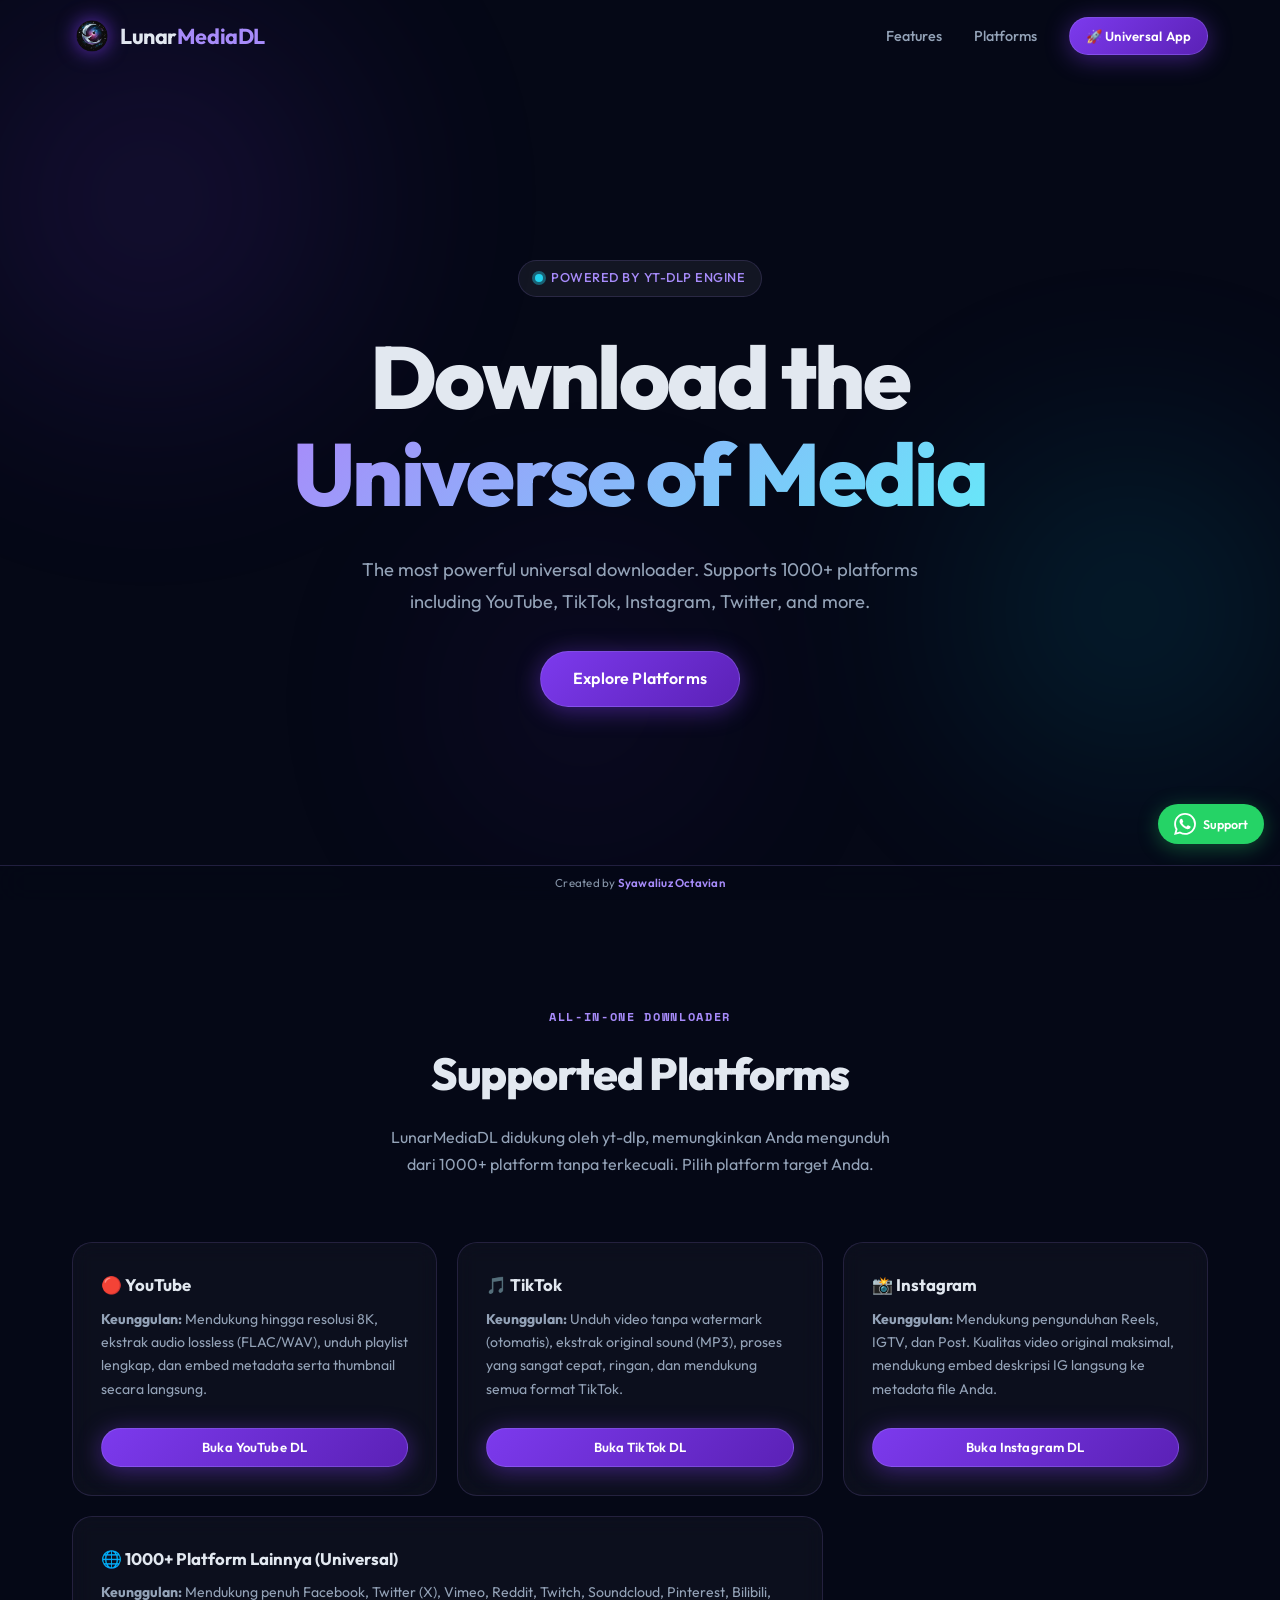
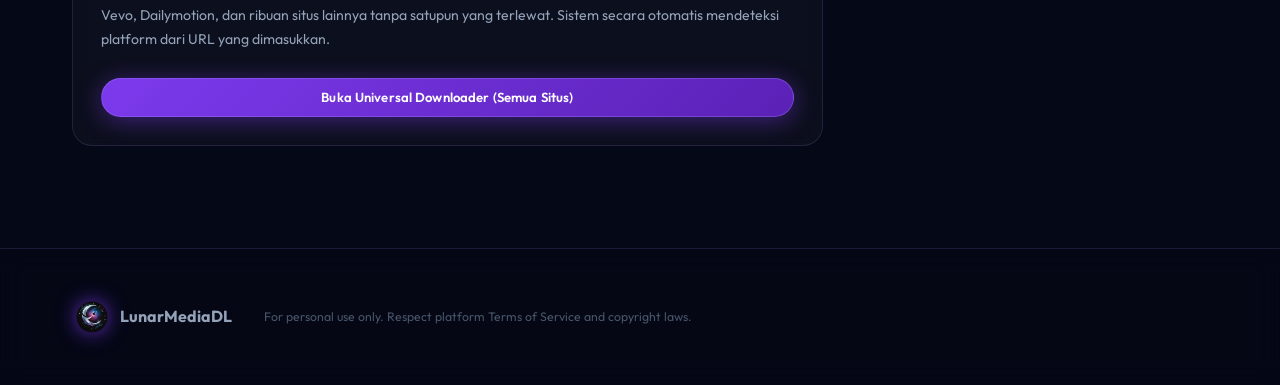
<file: index.html>
<!DOCTYPE html>
<html lang="en">
<head>
  <meta charset="UTF-8" />
  <meta name="viewport" content="width=device-width, initial-scale=1.0, viewport-fit=cover" />
  <meta name="description" content="LunarMediaDL — Advanced Media Downloader for all platforms." />
  <title>LunarMediaDL — Documentation</title>
  <link rel="preconnect" href="https://fonts.googleapis.com" />
  <link rel="preconnect" href="https://fonts.gstatic.com" crossorigin />
  <link href="https://fonts.googleapis.com/css2?family=Outfit:wght@100..900&family=Space+Mono:ital,wght@0,400;0,700;1,400&display=swap" rel="stylesheet" />
  <link rel="stylesheet" href="css/main.css" />
  <link rel="stylesheet" href="css/animations.css" />
</head>
<body>

<canvas id="starfield" aria-hidden="true"></canvas>
<div class="nebula" aria-hidden="true">
  <div class="nebula__blob nebula__blob--1"></div><div class="nebula__blob nebula__blob--2"></div><div class="nebula__blob nebula__blob--3"></div>
</div>

<header class="header" id="header">
  <nav class="nav container">
    <a href="/" class="logo" aria-label="LunarMediaDL Home">
      <img class="logo__icon" src="logo.png" alt="LunarMediaDL" width="36" height="36" style="border-radius:50%;object-fit:cover;">
      <span class="logo__text">Lunar<span class="logo__accent">MediaDL</span></span>
    </a>
    <ul class="nav__links" role="list">
      <li><a href="#features" class="nav__link">Features</a></li>
      <li><a href="#platforms" class="nav__link">Platforms</a></li>
      <li><a href="universal.html" class="btn btn--primary btn--sm">🚀 Universal App</a></li>
    </ul>
  </nav>
</header>

<section class="hero" id="hero">
  <div class="container hero__inner">
    <div class="hero__badge"><span class="pulse-dot"></span>Powered by yt-dlp engine</div>
    <h1 class="hero__title">
      <span class="hero__title-line">Download the</span>
      <span class="hero__title-line hero__title-gradient">Universe of Media</span>
    </h1>
    <p class="hero__subtitle">The most powerful universal downloader. Supports 1000+ platforms including YouTube, TikTok, Instagram, Twitter, and more.</p>
    <div class="hero__actions">
      <a href="#platforms" class="btn btn--primary btn--lg">Explore Platforms</a>
    </div>
  </div>
</section>

<!-- PLATFORMS SECTION BARU -->
<section class="section" id="platforms">
  <div class="container">
    <div class="section__header">
      <span class="section__eyebrow">All-in-One Downloader</span>
      <h2 class="section__title">Supported Platforms</h2>
      <p class="section__desc">LunarMediaDL didukung oleh yt-dlp, memungkinkan Anda mengunduh dari 1000+ platform tanpa terkecuali. Pilih platform target Anda.</p>
    </div>

    <div class="features__grid">
      <!-- YouTube -->
      <div class="feature-card">
        <h3>🔴 YouTube</h3>
        <p><strong>Keunggulan:</strong> Mendukung hingga resolusi 8K, ekstrak audio lossless (FLAC/WAV), unduh playlist lengkap, dan embed metadata serta thumbnail secara langsung.</p><br/>
        <a href="downloader.html" class="btn btn--primary btn--sm" style="width:100%">Buka YouTube DL</a>
      </div>

      <!-- TikTok -->
      <div class="feature-card">
        <h3>🎵 TikTok</h3>
        <p><strong>Keunggulan:</strong> Unduh video tanpa watermark (otomatis), ekstrak original sound (MP3), proses yang sangat cepat, ringan, dan mendukung semua format TikTok.</p><br/>
        <a href="tiktok.html" class="btn btn--primary btn--sm" style="width:100%">Buka TikTok DL</a>
      </div>

      <!-- Instagram -->
      <div class="feature-card">
        <h3>📸 Instagram</h3>
        <p><strong>Keunggulan:</strong> Mendukung pengunduhan Reels, IGTV, dan Post. Kualitas video original maksimal, mendukung embed deskripsi IG langsung ke metadata file Anda.</p><br/>
        <a href="instagram.html" class="btn btn--primary btn--sm" style="width:100%">Buka Instagram DL</a>
      </div>

      <!-- Universal / Others -->
      <div class="feature-card feature-card--large">
        <h3>🌐 1000+ Platform Lainnya (Universal)</h3>
        <p><strong>Keunggulan:</strong> Mendukung penuh Facebook, Twitter (X), Vimeo, Reddit, Twitch, Soundcloud, Pinterest, Bilibili, Vevo, Dailymotion, dan ribuan situs lainnya tanpa satupun yang terlewat. Sistem secara otomatis mendeteksi platform dari URL yang dimasukkan.</p><br/>
        <a href="universal.html" class="btn btn--primary btn--sm" style="width:100%; text-align:center;">Buka Universal Downloader (Semua Situs)</a>
      </div>
    </div>
  </div>
</section>

<footer class="footer">
  <div class="container footer__inner">
    <div class="footer__brand">
      <img class="logo__icon" src="logo.png" alt="LunarMediaDL" width="28" height="28" style="border-radius:50%;object-fit:cover;">
      <span class="footer__brand-name">LunarMediaDL</span>
    </div>
    <p class="footer__disclaimer">For personal use only. Respect platform Terms of Service and copyright laws.</p>
  </div>
</footer>
<div class="creator-credit">Created by <strong>Syawaliuz Octavian</strong></div>

<a href="https://wa.me/6282245186794?text=Hi%2C%20I%20need%20help%20with%20LunarYtdl" 
   class="wa-contact-btn" 
   target="_blank" 
   rel="noopener noreferrer"
   title="Contact Support"
   aria-label="Contact support via WhatsApp">
  <svg viewBox="0 0 24 24" fill="currentColor" width="22" height="22">
    <path d="M17.472 14.382c-.297-.149-1.758-.867-2.03-.967-.273-.099-.471-.148-.67.15-.197.297-.767.966-.94 1.164-.173.199-.347.223-.644.075-.297-.15-1.255-.463-2.39-1.475-.883-.788-1.48-1.761-1.653-2.059-.173-.297-.018-.458.13-.606.134-.133.298-.347.446-.52.149-.174.198-.298.298-.497.099-.198.05-.371-.025-.52-.075-.149-.669-1.612-.916-2.207-.242-.579-.487-.5-.669-.51-.173-.008-.371-.01-.57-.01-.198 0-.52.074-.792.372-.272.297-1.04 1.016-1.04 2.479 0 1.462 1.065 2.875 1.213 3.074.149.198 2.096 3.2 5.077 4.487.709.306 1.262.489 1.694.625.712.227 1.36.195 1.871.118.571-.085 1.758-.719 2.006-1.413.248-.694.248-1.289.173-1.413-.074-.124-.272-.198-.57-.347m-5.421 7.403h-.004a9.87 9.87 0 01-5.031-1.378l-.361-.214-3.741.982.998-3.648-.235-.374a9.86 9.86 0 01-1.51-5.26c.001-5.45 4.436-9.884 9.888-9.884 2.64 0 5.122 1.03 6.988 2.898a9.825 9.825 0 012.893 6.994c-.003 5.45-4.437 9.884-9.885 9.884m8.413-18.297A11.815 11.815 0 0012.05 0C5.495 0 .16 5.335.157 11.892c0 2.096.547 4.142 1.588 5.945L.057 24l6.305-1.654a11.882 11.882 0 005.683 1.448h.005c6.554 0 11.89-5.335 11.893-11.893a11.821 11.821 0 00-3.48-8.413Z"/>
  </svg>
  <span>Support</span>
</a>

<script src="js/stars.js"></script>
<script src="js/ui.js"></script>
<script>document.addEventListener('DOMContentLoaded', () => { if (typeof UI !== 'undefined') UI.init(); });</script>
</body>
</html>
</file>
<file: css/main.css>
/* ═══════════════════════════════════════════════════════════
   LunarYtdl — Main Stylesheet
   Space theme · Glassmorphism · Futuristic · Production-grade
   Author: Syawaliuz Octavian
═══════════════════════════════════════════════════════════ */

/* ── Custom Properties ──────────────────────────────────── */
:root {
  /* Color palette */
  --clr-bg:          #050816;
  --clr-bg-2:        #0a0f2e;
  --clr-surface:     rgba(255 255 255 / 0.03);
  --clr-surface-2:   rgba(255 255 255 / 0.06);
  --clr-border:      rgba(167 139 250 / 0.15);
  --clr-border-2:    rgba(167 139 250 / 0.25);

  /* Purple accent */
  --clr-primary:     #7c3aed;
  --clr-primary-2:   #a78bfa;
  --clr-primary-glow:rgba(124 58 237 / 0.45);
  --clr-primary-soft:rgba(167 139 250 / 0.12);

  /* Cyan accent */
  --clr-accent:      #06b6d4;
  --clr-accent-2:    #67e8f9;
  --clr-accent-glow: rgba(6 182 212 / 0.35);

  /* Status */
  --clr-success:     #22d3ee;
  --clr-error:       #f87171;
  --clr-warning:     #fbbf24;

  /* Text */
  --clr-text:        #e2e8f0;
  --clr-text-muted:  #94a3b8;
  --clr-text-faint:  #475569;

  /* Typography */
  --font-sans:  'Outfit', system-ui, sans-serif;
  --font-mono:  'Space Mono', 'Courier New', monospace;

  /* Spacing */
  --space-xs:  0.25rem;
  --space-sm:  0.5rem;
  --space-md:  1rem;
  --space-lg:  1.5rem;
  --space-xl:  2rem;
  --space-2xl: 3rem;
  --space-3xl: 5rem;

  /* Border radius */
  --radius-sm: 6px;
  --radius-md: 12px;
  --radius-lg: 20px;
  --radius-xl: 28px;
  --radius-full: 9999px;

  /* Transitions */
  --ease-out:   cubic-bezier(0.16, 1, 0.3, 1);
  --ease-spring:cubic-bezier(0.34, 1.56, 0.64, 1);

  /* Shadows */
  --shadow-glow:  0 0 40px var(--clr-primary-glow);
  --shadow-card:  0 4px 32px rgba(0 0 0 / 0.5);
  --shadow-float: 0 20px 60px rgba(0 0 0 / 0.6);

  /* Layout */
  --container:  1200px;
  --header-h:   72px;
}

/* ── Reset ──────────────────────────────────────────────── */
*, *::before, *::after { box-sizing: border-box; margin: 0; padding: 0; }

html {
  scroll-behavior: smooth;
  -webkit-text-size-adjust: 100%;
  scroll-padding-top: calc(var(--header-h) + 1rem);
}

body {
  font-family: var(--font-sans);
  font-size: clamp(0.9rem, 1.5vw, 1rem);
  line-height: 1.7;
  color: var(--clr-text);
  background: var(--clr-bg);
  overflow-x: hidden;
  min-height: 100vh;
}

img { display: block; max-width: 100%; }
a  { color: inherit; text-decoration: none; }
button { cursor: pointer; font-family: inherit; border: none; background: none; }
input, select, textarea { font-family: inherit; }
ul[role="list"], ol[role="list"] { list-style: none; }

/* ── Utility ────────────────────────────────────────────── */
.container {
  width: min(100%, var(--container));
  margin-inline: auto;
  padding-inline: clamp(1rem, 4vw, 2rem);
}
.hidden        { display: none !important; }
.desktop-only  { display: none; }
@media (min-width: 768px) { .desktop-only { display: inline; } }

/* ── Starfield canvas ───────────────────────────────────── */
#starfield {
  position: fixed;
  inset: 0;
  z-index: 0;
  pointer-events: none;
}

/* ── Nebula blobs ───────────────────────────────────────── */
.nebula {
  position: fixed;
  inset: 0;
  z-index: 0;
  pointer-events: none;
  overflow: hidden;
}
.nebula__blob {
  position: absolute;
  border-radius: 50%;
  filter: blur(100px);
  opacity: 0.18;
}
.nebula__blob--1 {
  width: 600px; height: 600px;
  background: radial-gradient(circle, #7c3aed, transparent 70%);
  top: -100px; left: -150px;
}
.nebula__blob--2 {
  width: 500px; height: 500px;
  background: radial-gradient(circle, #06b6d4, transparent 70%);
  top: 40%; right: -100px;
}
.nebula__blob--3 {
  width: 400px; height: 400px;
  background: radial-gradient(circle, #4c1d95, transparent 70%);
  bottom: 0; left: 30%;
}

/* ── Everything above canvas ────────────────────────────── */
.header, .hero, .features, .downloader, .footer,
.toast-container {
  position: relative;
  z-index: 1;
}

/* ══════════════════════════════════════════════════════════
   HEADER
══════════════════════════════════════════════════════════ */
.header {
  position: fixed;
  top: 0; left: 0; right: 0;
  height: var(--header-h);
  z-index: 100;
  transition: background 0.4s, backdrop-filter 0.4s, border-color 0.4s;
  border-bottom: 1px solid transparent;
}
.header.scrolled {
  background: rgba(5 8 22 / 0.75);
  backdrop-filter: blur(20px) saturate(1.4);
  border-color: var(--clr-border);
}

.nav {
  display: flex;
  align-items: center;
  justify-content: space-between;
  height: var(--header-h);
  gap: var(--space-xl);
}

/* Logo */
.logo {
  display: flex;
  align-items: center;
  gap: var(--space-sm);
  flex-shrink: 0;
}
.logo__icon {
  width: 40px; height: 40px;
  filter: drop-shadow(0 0 10px rgba(124 58 237 / 0.8));
  transition: transform 0.5s var(--ease-spring), filter 0.3s;
}
.logo:hover .logo__icon {
  transform: rotate(-15deg) scale(1.1);
  filter: drop-shadow(0 0 18px rgba(167 139 250 / 0.9));
}
.logo__text {
  font-size: 1.35rem;
  font-weight: 700;
  letter-spacing: -0.02em;
  color: var(--clr-text);
}
.logo__accent {
  color: var(--clr-primary-2);
}

/* Nav links */
.nav__links {
  display: flex;
  align-items: center;
  gap: var(--space-xl);
  list-style: none;
}
.nav__link {
  font-size: 0.9rem;
  font-weight: 500;
  color: var(--clr-text-muted);
  transition: color 0.25s;
  position: relative;
}
.nav__link::after {
  content: '';
  position: absolute;
  bottom: -4px; left: 0; right: 0;
  height: 1px;
  background: var(--clr-primary-2);
  transform: scaleX(0);
  transform-origin: left;
  transition: transform 0.3s var(--ease-out);
}
.nav__link:hover { color: var(--clr-text); }
.nav__link:hover::after { transform: scaleX(1); }

.nav__link--cta {
  padding: 0.45rem 1.1rem;
  background: var(--clr-primary-soft);
  border: 1px solid var(--clr-border-2);
  border-radius: var(--radius-full);
  color: var(--clr-primary-2);
  font-weight: 600;
  transition: background 0.25s, border-color 0.25s, color 0.25s, box-shadow 0.25s;
}
.nav__link--cta:hover {
  background: rgba(124 58 237 / 0.2);
  border-color: var(--clr-primary-2);
  color: #fff;
  box-shadow: 0 0 20px var(--clr-primary-glow);
}
.nav__link--cta::after { display: none; }

/* Mobile burger */
.nav__burger {
  display: none;
  flex-direction: column;
  gap: 5px;
  padding: 6px;
}
.nav__burger span {
  display: block;
  width: 22px; height: 2px;
  background: var(--clr-text-muted);
  border-radius: 2px;
  transition: transform 0.3s, opacity 0.3s, background 0.25s;
}
.nav__burger:hover span { background: var(--clr-text); }

@media (max-width: 640px) {
  .nav__links { display: none; }
  .nav__burger { display: flex; }
}

/* ══════════════════════════════════════════════════════════
   HERO
══════════════════════════════════════════════════════════ */
.hero {
  min-height: 100vh;
  display: flex;
  align-items: center;
  padding-block: clamp(6rem, 12vw, 9rem) clamp(3rem, 6vw, 5rem);
}
.hero__inner {
  display: flex;
  flex-direction: column;
  align-items: center;
  text-align: center;
  gap: var(--space-xl);
}

.hero__badge {
  display: inline-flex;
  align-items: center;
  gap: var(--space-sm);
  padding: 0.4rem 1rem;
  background: var(--clr-surface-2);
  border: 1px solid var(--clr-border);
  border-radius: var(--radius-full);
  font-size: 0.8rem;
  font-weight: 500;
  color: var(--clr-primary-2);
  letter-spacing: 0.04em;
  text-transform: uppercase;
  animation: fadeSlideDown 0.8s var(--ease-out) both;
}

.hero__title {
  font-size: clamp(2.8rem, 7vw, 5.5rem);
  font-weight: 800;
  line-height: 1.1;
  letter-spacing: -0.03em;
  animation: fadeSlideUp 0.9s 0.1s var(--ease-out) both;
}
.hero__title-line {
  display: block;
  color: var(--clr-text);
}
.hero__title-gradient {
  background: linear-gradient(135deg, #a78bfa 0%, #67e8f9 50%, #a78bfa 100%);
  background-size: 200% 200%;
  -webkit-background-clip: text;
  -webkit-text-fill-color: transparent;
  background-clip: text;
  animation: gradientShift 4s ease infinite, fadeSlideUp 0.9s 0.2s var(--ease-out) both;
}

.hero__subtitle {
  max-width: 580px;
  font-size: clamp(1rem, 2vw, 1.15rem);
  color: var(--clr-text-muted);
  line-height: 1.75;
  animation: fadeSlideUp 0.9s 0.25s var(--ease-out) both;
}

.hero__actions {
  display: flex;
  gap: var(--space-md);
  flex-wrap: wrap;
  justify-content: center;
  animation: fadeSlideUp 0.9s 0.35s var(--ease-out) both;
}

/* Stats */
.hero__stats {
  display: flex;
  gap: var(--space-md);
  flex-wrap: wrap;
  justify-content: center;
  margin-top: var(--space-sm);
  animation: fadeSlideUp 0.9s 0.45s var(--ease-out) both;
}
.stat-card {
  display: flex;
  flex-direction: column;
  align-items: center;
  padding: 0.75rem 1.5rem;
  background: var(--clr-surface);
  border: 1px solid var(--clr-border);
  border-radius: var(--radius-md);
  backdrop-filter: blur(12px);
  transition: border-color 0.3s, transform 0.3s, box-shadow 0.3s;
}
.stat-card:hover {
  border-color: var(--clr-primary-2);
  transform: translateY(-4px);
  box-shadow: 0 8px 32px var(--clr-primary-glow);
}
.stat-card__number {
  font-size: 1.6rem;
  font-weight: 800;
  color: var(--clr-primary-2);
  letter-spacing: -0.02em;
  font-family: var(--font-mono);
  line-height: 1;
}
.stat-card__label {
  font-size: 0.75rem;
  color: var(--clr-text-muted);
  text-transform: uppercase;
  letter-spacing: 0.06em;
  margin-top: 0.25rem;
}

/* ══════════════════════════════════════════════════════════
   BUTTONS
══════════════════════════════════════════════════════════ */
.btn {
  display: inline-flex;
  align-items: center;
  justify-content: center;
  gap: 0.45rem;
  padding: 0.65rem 1.4rem;
  border-radius: var(--radius-full);
  font-size: 0.9rem;
  font-weight: 600;
  letter-spacing: 0.01em;
  transition:
    background 0.25s,
    color 0.25s,
    border-color 0.25s,
    box-shadow 0.25s,
    transform 0.2s var(--ease-spring);
  position: relative;
  overflow: hidden;
  white-space: nowrap;
  flex-shrink: 0;
  border: 1px solid transparent;
}
.btn:active { transform: scale(0.97); }

/* Ripple effect */
.btn::after {
  content: '';
  position: absolute;
  width: 180%;
  height: 180%;
  background: rgba(255 255 255 / 0.12);
  border-radius: 50%;
  transform: scale(0);
  opacity: 0;
  transition: transform 0.5s, opacity 0.5s;
}
.btn:active::after { transform: scale(1); opacity: 1; transition: none; }

.btn--primary {
  background: linear-gradient(135deg, var(--clr-primary) 0%, #5b21b6 100%);
  color: #fff;
  border-color: rgba(167 139 250 / 0.3);
  box-shadow: 0 4px 24px var(--clr-primary-glow);
}
.btn--primary:hover {
  background: linear-gradient(135deg, #8b5cf6 0%, var(--clr-primary) 100%);
  box-shadow: 0 6px 32px var(--clr-primary-glow), 0 0 0 1px rgba(167 139 250 / 0.4);
  transform: translateY(-2px);
}

.btn--secondary {
  background: var(--clr-surface-2);
  color: var(--clr-accent-2);
  border-color: rgba(6 182 212 / 0.3);
}
.btn--secondary:hover {
  background: rgba(6 182 212 / 0.12);
  border-color: var(--clr-accent);
  box-shadow: 0 0 20px var(--clr-accent-glow);
  transform: translateY(-2px);
}

.btn--ghost {
  background: var(--clr-surface);
  color: var(--clr-text-muted);
  border-color: var(--clr-border);
}
.btn--ghost:hover {
  background: var(--clr-surface-2);
  color: var(--clr-text);
  border-color: var(--clr-border-2);
}

.btn--danger {
  background: rgba(248 113 113 / 0.1);
  color: var(--clr-error);
  border-color: rgba(248 113 113 / 0.3);
}
.btn--danger:hover {
  background: rgba(248 113 113 / 0.2);
  border-color: var(--clr-error);
}

.btn--lg { padding: 0.85rem 2rem; font-size: 1rem; }
.btn--sm { padding: 0.45rem 1rem; font-size: 0.82rem; }

/* Fetch button loading state */
.btn--fetch .btn-loading { display: none; }
.btn--fetch.loading .btn-inner { display: none; }
.btn--fetch.loading .btn-loading { display: flex; align-items: center; gap: 0.45rem; }
.btn--fetch:disabled {
  opacity: 0.5;
  cursor: not-allowed;
  transform: none !important;
  box-shadow: none !important;
}

/* Spinner */
.spinner {
  width: 14px; height: 14px;
  border: 2px solid rgba(255 255 255 / 0.2);
  border-top-color: #fff;
  border-radius: 50%;
  animation: spin 0.7s linear infinite;
}

/* ══════════════════════════════════════════════════════════
   SECTION SHARED
══════════════════════════════════════════════════════════ */
.section {
  padding-block: clamp(4rem, 8vw, 7rem);
}
.section__header {
  text-align: center;
  margin-bottom: clamp(2.5rem, 5vw, 4rem);
}
.section__eyebrow {
  display: inline-block;
  font-size: 0.75rem;
  font-weight: 600;
  letter-spacing: 0.14em;
  text-transform: uppercase;
  color: var(--clr-primary-2);
  margin-bottom: var(--space-sm);
  font-family: var(--font-mono);
}
.section__title {
  font-size: clamp(1.9rem, 4vw, 2.8rem);
  font-weight: 800;
  letter-spacing: -0.025em;
  color: var(--clr-text);
  margin-bottom: 0.75rem;
}
.section__desc {
  color: var(--clr-text-muted);
  max-width: 500px;
  margin-inline: auto;
}

/* ══════════════════════════════════════════════════════════
   FEATURES GRID
══════════════════════════════════════════════════════════ */
.features__grid {
  display: grid;
  grid-template-columns: repeat(3, 1fr);
  gap: 1.25rem;
}
@media (max-width: 900px) { .features__grid { grid-template-columns: repeat(2, 1fr); } }
@media (max-width: 560px) { .features__grid { grid-template-columns: 1fr; } }

.feature-card {
  position: relative;
  padding: 1.75rem;
  background: var(--clr-surface);
  border: 1px solid var(--clr-border);
  border-radius: var(--radius-lg);
  backdrop-filter: blur(10px);
  overflow: hidden;
  transition: border-color 0.3s, transform 0.4s var(--ease-out), box-shadow 0.4s;
}
.feature-card::before {
  content: '';
  position: absolute;
  inset: 0;
  background: radial-gradient(circle at 0 0, var(--clr-primary-soft), transparent 60%);
  opacity: 0;
  transition: opacity 0.4s;
}
.feature-card:hover {
  border-color: var(--clr-primary-2);
  transform: translateY(-6px);
  box-shadow: var(--shadow-float), 0 0 0 1px rgba(167 139 250 / 0.2);
}
.feature-card:hover::before { opacity: 1; }

.feature-card--large {
  grid-column: span 2;
}
@media (max-width: 560px) { .feature-card--large { grid-column: span 1; } }

.feature-card__icon {
  width: 48px; height: 48px;
  display: flex;
  align-items: center;
  justify-content: center;
  background: var(--clr-primary-soft);
  border: 1px solid var(--clr-border-2);
  border-radius: var(--radius-md);
  margin-bottom: var(--space-lg);
  transition: box-shadow 0.3s;
}
.feature-card:hover .feature-card__icon {
  box-shadow: 0 0 20px var(--clr-primary-glow);
}
.feature-card__icon svg {
  width: 22px; height: 22px;
  stroke: var(--clr-primary-2);
}

.feature-card h3 {
  font-size: 1.05rem;
  font-weight: 700;
  color: var(--clr-text);
  margin-bottom: 0.5rem;
  position: relative;
}
.feature-card p {
  font-size: 0.88rem;
  color: var(--clr-text-muted);
  line-height: 1.65;
  position: relative;
}

/* ══════════════════════════════════════════════════════════
   APP PANEL
══════════════════════════════════════════════════════════ */
.app-panel {
  max-width: 860px;
  margin-inline: auto;
  background: var(--clr-surface);
  border: 1px solid var(--clr-border);
  border-radius: var(--radius-xl);
  backdrop-filter: blur(20px);
  padding: clamp(1.5rem, 4vw, 2.5rem);
  box-shadow: var(--shadow-float);
  position: relative;
  overflow: hidden;
}
.app-panel::before {
  content: '';
  position: absolute;
  top: 0; left: 0; right: 0;
  height: 1px;
  background: linear-gradient(90deg, transparent, var(--clr-primary-2), var(--clr-accent-2), transparent);
  opacity: 0.5;
}

/* Step transitions */
.panel__step {
  animation: panelIn 0.4s var(--ease-out) both;
}
@keyframes panelIn {
  from { opacity: 0; transform: translateY(12px); }
  to   { opacity: 1; transform: none; }
}

/* ── URL Input Area ──────────────────────────────────────── */
.url-input-group { display: flex; flex-direction: column; gap: var(--space-md); }

.url-input-wrapper {
  display: flex;
  align-items: center;
  gap: var(--space-sm);
  padding: 0.6rem 0.6rem 0.6rem 1rem;
  background: rgba(255 255 255 / 0.04);
  border: 1px solid var(--clr-border-2);
  border-radius: var(--radius-lg);
  transition: border-color 0.3s, box-shadow 0.3s;
}
.url-input-wrapper:focus-within {
  border-color: var(--clr-primary-2);
  box-shadow: 0 0 0 3px var(--clr-primary-soft), 0 0 30px var(--clr-primary-glow);
}
.url-input-wrapper.valid   { border-color: var(--clr-success); box-shadow: 0 0 0 3px rgba(34 211 238 / 0.12); }
.url-input-wrapper.invalid { border-color: var(--clr-error);   box-shadow: 0 0 0 3px rgba(248 113 113 / 0.12); }

.url-input__icon {
  width: 20px; height: 20px;
  flex-shrink: 0;
  stroke: var(--clr-text-faint);
  transition: stroke 0.3s;
}
.url-input-wrapper:focus-within .url-input__icon { stroke: var(--clr-primary-2); }

.url-input {
  flex: 1;
  background: transparent;
  border: none;
  outline: none;
  font-size: 0.92rem;
  color: var(--clr-text);
  font-family: var(--font-mono);
  min-width: 0;
}
.url-input::placeholder { color: var(--clr-text-faint); font-family: var(--font-sans); }

.url-paste-btn,
.url-clear-btn {
  width: 36px; height: 36px;
  display: flex;
  align-items: center;
  justify-content: center;
  border-radius: var(--radius-md);
  background: var(--clr-surface-2);
  border: 1px solid var(--clr-border);
  color: var(--clr-text-muted);
  transition: background 0.2s, color 0.2s, border-color 0.2s;
  flex-shrink: 0;
}
.url-paste-btn svg, .url-clear-btn svg {
  width: 15px; height: 15px;
  stroke: currentColor;
}
.url-paste-btn:hover { background: var(--clr-primary-soft); color: var(--clr-primary-2); border-color: var(--clr-border-2); }
.url-clear-btn:hover { background: rgba(248 113 113 / 0.1); color: var(--clr-error); border-color: rgba(248 113 113 / 0.3); }

/* URL options row */
.url-options-row {
  display: flex;
  align-items: center;
  gap: var(--space-md);
  flex-wrap: wrap;
  justify-content: space-between;
}

/* URL validation message */
.url-validation {
  font-size: 0.82rem;
  min-height: 1.2em;
  transition: color 0.2s, opacity 0.2s;
}
.url-validation.error   { color: var(--clr-error); }
.url-validation.success { color: var(--clr-success); }

/* ── Toggle switch ───────────────────────────────────────── */
.toggle-label {
  display: flex;
  align-items: center;
  gap: var(--space-sm);
  cursor: pointer;
  font-size: 0.87rem;
  color: var(--clr-text-muted);
  user-select: none;
}
.toggle-label input { position: absolute; opacity: 0; width: 0; }
.toggle-track {
  width: 40px; height: 22px;
  background: var(--clr-surface-2);
  border: 1px solid var(--clr-border);
  border-radius: var(--radius-full);
  position: relative;
  transition: background 0.3s, border-color 0.3s, box-shadow 0.3s;
  flex-shrink: 0;
}
.toggle-thumb {
  position: absolute;
  top: 3px; left: 3px;
  width: 14px; height: 14px;
  background: var(--clr-text-faint);
  border-radius: 50%;
  transition: transform 0.3s var(--ease-spring), background 0.3s;
}
.toggle-label input:checked + .toggle-track {
  background: var(--clr-primary);
  border-color: var(--clr-primary);
  box-shadow: 0 0 10px var(--clr-primary-glow);
}
.toggle-label input:checked + .toggle-track .toggle-thumb {
  transform: translateX(18px);
  background: #fff;
}

/* ── Video Meta Card ─────────────────────────────────────── */
.video-meta-card {
  display: flex;
  gap: var(--space-lg);
  padding: var(--space-lg);
  background: rgba(255 255 255 / 0.03);
  border: 1px solid var(--clr-border);
  border-radius: var(--radius-lg);
  margin-bottom: var(--space-xl);
}
@media (max-width: 600px) { .video-meta-card { flex-direction: column; } }

.video-meta__thumb-wrap {
  position: relative;
  flex-shrink: 0;
  width: 200px;
  aspect-ratio: 16/9;
  border-radius: var(--radius-md);
  overflow: hidden;
  background: var(--clr-surface-2);
}
@media (max-width: 600px) { .video-meta__thumb-wrap { width: 100%; } }

.video-meta__thumb {
  width: 100%; height: 100%;
  object-fit: cover;
  transition: transform 0.4s;
}
.video-meta__thumb-wrap:hover .video-meta__thumb { transform: scale(1.05); }

.video-meta__duration {
  position: absolute;
  bottom: 6px; right: 6px;
  padding: 0.2rem 0.5rem;
  background: rgba(0 0 0 / 0.75);
  backdrop-filter: blur(4px);
  border-radius: 4px;
  font-size: 0.72rem;
  font-family: var(--font-mono);
  font-weight: 700;
  color: #fff;
}

.video-meta__info { flex: 1; min-width: 0; display: flex; flex-direction: column; gap: 0.4rem; }
.video-meta__badge {
  display: inline-flex;
  align-items: center;
  padding: 0.2rem 0.6rem;
  background: var(--clr-primary-soft);
  border: 1px solid var(--clr-border-2);
  border-radius: var(--radius-full);
  font-size: 0.72rem;
  color: var(--clr-primary-2);
  font-weight: 600;
  text-transform: uppercase;
  letter-spacing: 0.06em;
  width: fit-content;
}

.video-meta__title {
  font-size: 1rem;
  font-weight: 700;
  color: var(--clr-text);
  line-height: 1.4;
  display: -webkit-box;
  -webkit-line-clamp: 2;
  -webkit-box-orient: vertical;
  overflow: hidden;
}
.video-meta__channel { font-size: 0.84rem; color: var(--clr-primary-2); font-weight: 500; }
.video-meta__stats { font-size: 0.78rem; color: var(--clr-text-muted); display: flex; gap: 0.5rem; align-items: center; }
.video-meta__stats .dot { opacity: 0.4; }
.video-meta__desc { font-size: 0.8rem; color: var(--clr-text-faint); line-height: 1.6; display: -webkit-box; -webkit-line-clamp: 2; -webkit-box-orient: vertical; overflow: hidden; }

/* ── Tabs ────────────────────────────────────────────────── */
.options-tabs {
  display: flex;
  gap: 4px;
  padding: 4px;
  background: rgba(255 255 255 / 0.03);
  border: 1px solid var(--clr-border);
  border-radius: var(--radius-lg);
  margin-bottom: var(--space-xl);
}

.tab {
  flex: 1;
  display: flex;
  align-items: center;
  justify-content: center;
  gap: 0.4rem;
  padding: 0.6rem 1rem;
  border-radius: var(--radius-md);
  font-size: 0.85rem;
  font-weight: 600;
  color: var(--clr-text-muted);
  transition: background 0.25s, color 0.25s, box-shadow 0.25s;
}
.tab svg { stroke: currentColor; flex-shrink: 0; }
.tab:hover { color: var(--clr-text); background: var(--clr-surface-2); }
.tab.active {
  background: var(--clr-primary-soft);
  border: 1px solid var(--clr-border-2);
  color: var(--clr-primary-2);
  box-shadow: 0 0 14px var(--clr-primary-glow);
}

.tab-panel { display: none; }
.tab-panel--active { display: block; animation: panelIn 0.3s var(--ease-out) both; }

/* ── Options Grid ────────────────────────────────────────── */
.options-grid {
  display: grid;
  grid-template-columns: repeat(auto-fill, minmax(220px, 1fr));
  gap: var(--space-lg);
  margin-bottom: var(--space-xl);
}
.options-grid--3col {
  grid-template-columns: repeat(3, 1fr);
}
@media (max-width: 780px) { .options-grid--3col { grid-template-columns: repeat(2, 1fr); } }
@media (max-width: 520px) { .options-grid--3col { grid-template-columns: 1fr; } }

.option-group { display: flex; flex-direction: column; gap: 0.5rem; }
.option-group--full { grid-column: 1 / -1; }
.option-group--checkboxes { gap: 0.65rem; }

.option-label {
  font-size: 0.82rem;
  font-weight: 600;
  color: var(--clr-text-muted);
  letter-spacing: 0.03em;
  display: flex;
  align-items: center;
  gap: 0.5rem;
}
.option-hint {
  font-size: 0.72rem;
  font-weight: 400;
  color: var(--clr-text-faint);
  letter-spacing: 0;
  font-family: var(--font-mono);
}

/* ── Select ──────────────────────────────────────────────── */
.select-wrapper {
  position: relative;
}
.select-wrapper::after {
  content: '';
  position: absolute;
  right: 12px;
  top: 50%;
  transform: translateY(-50%);
  width: 0; height: 0;
  border-left: 5px solid transparent;
  border-right: 5px solid transparent;
  border-top: 5px solid var(--clr-text-muted);
  pointer-events: none;
}
.select {
  width: 100%;
  padding: 0.6rem 2rem 0.6rem 0.85rem;
  background: rgba(255 255 255 / 0.04);
  border: 1px solid var(--clr-border-2);
  border-radius: var(--radius-md);
  color: var(--clr-text);
  font-size: 0.88rem;
  appearance: none;
  cursor: pointer;
  transition: border-color 0.25s, box-shadow 0.25s;
}
.select:focus {
  outline: none;
  border-color: var(--clr-primary-2);
  box-shadow: 0 0 0 3px var(--clr-primary-soft);
}
.select option, .select optgroup {
  background: #0f1535;
  color: var(--clr-text);
}

/* ── Input ───────────────────────────────────────────────── */
.input {
  padding: 0.6rem 0.85rem;
  background: rgba(255 255 255 / 0.04);
  border: 1px solid var(--clr-border-2);
  border-radius: var(--radius-md);
  color: var(--clr-text);
  font-size: 0.88rem;
  width: 100%;
  transition: border-color 0.25s, box-shadow 0.25s;
}
.input:focus {
  outline: none;
  border-color: var(--clr-primary-2);
  box-shadow: 0 0 0 3px var(--clr-primary-soft);
}
.input::placeholder { color: var(--clr-text-faint); }

/* ── Checkbox ────────────────────────────────────────────── */
.checkbox-label {
  display: flex;
  align-items: center;
  gap: 0.6rem;
  cursor: pointer;
  font-size: 0.84rem;
  color: var(--clr-text-muted);
  user-select: none;
  transition: color 0.2s;
}
.checkbox-label:hover { color: var(--clr-text); }
.checkbox-label input { position: absolute; opacity: 0; width: 0; }
.checkbox-custom {
  width: 17px; height: 17px;
  background: var(--clr-surface-2);
  border: 1.5px solid var(--clr-border-2);
  border-radius: 4px;
  position: relative;
  flex-shrink: 0;
  transition: background 0.2s, border-color 0.2s, box-shadow 0.2s;
}
.checkbox-label input:checked + .checkbox-custom {
  background: var(--clr-primary);
  border-color: var(--clr-primary);
  box-shadow: 0 0 8px var(--clr-primary-glow);
}
.checkbox-custom::after {
  content: '';
  position: absolute;
  left: 4px; top: 1px;
  width: 6px; height: 10px;
  border: 2px solid #fff;
  border-top: none;
  border-left: none;
  transform: rotate(45deg) scaleY(0);
  transform-origin: bottom;
  transition: transform 0.2s var(--ease-out);
}
.checkbox-label input:checked + .checkbox-custom::after { transform: rotate(45deg) scaleY(1); }

/* ── Format List ─────────────────────────────────────────── */
.format-list-wrapper {
  max-height: 240px;
  overflow-y: auto;
  border: 1px solid var(--clr-border);
  border-radius: var(--radius-md);
  scrollbar-width: thin;
  scrollbar-color: var(--clr-primary) transparent;
}
.format-list {
  display: flex;
  flex-direction: column;
  gap: 2px;
  padding: 4px;
}
.format-item {
  display: flex;
  align-items: center;
  gap: 0.5rem;
  padding: 0.55rem 0.75rem;
  border-radius: var(--radius-sm);
  cursor: pointer;
  font-size: 0.8rem;
  font-family: var(--font-mono);
  color: var(--clr-text-muted);
  transition: background 0.2s, color 0.2s;
  border: 1px solid transparent;
}
.format-item:hover  { background: var(--clr-surface-2); color: var(--clr-text); }
.format-item.selected {
  background: var(--clr-primary-soft);
  border-color: var(--clr-border-2);
  color: var(--clr-primary-2);
}
.format-item__badge {
  padding: 0.1rem 0.45rem;
  border-radius: 3px;
  font-size: 0.68rem;
  font-weight: 700;
  text-transform: uppercase;
  flex-shrink: 0;
}
.format-item__badge--video  { background: rgba(124 58 237 / 0.25); color: #c4b5fd; }
.format-item__badge--audio  { background: rgba(6 182 212 / 0.2);  color: #67e8f9; }
.format-item__size  { margin-left: auto; font-size: 0.7rem; color: var(--clr-text-faint); }

/* ── Advanced Group ──────────────────────────────────────── */
.advanced-group {
  padding: var(--space-lg);
  background: rgba(255 255 255 / 0.025);
  border: 1px solid var(--clr-border);
  border-radius: var(--radius-lg);
  display: flex;
  flex-direction: column;
  gap: 0.65rem;
}
.advanced-group__header {
  display: flex;
  align-items: center;
  gap: 0.45rem;
  font-size: 0.82rem;
  font-weight: 700;
  color: var(--clr-text);
  letter-spacing: 0.04em;
  text-transform: uppercase;
  padding-bottom: 0.65rem;
  border-bottom: 1px solid var(--clr-border);
  margin-bottom: 0.25rem;
}
.advanced-group__header svg { stroke: var(--clr-primary-2); }

/* ── Action Row ──────────────────────────────────────────── */
.action-row {
  display: flex;
  align-items: center;
  justify-content: space-between;
  padding-top: var(--space-lg);
  border-top: 1px solid var(--clr-border);
  gap: var(--space-md);
  flex-wrap: wrap;
}
.action-row__right {
  display: flex;
  gap: var(--space-sm);
  flex-wrap: wrap;
}

/* ── Progress ────────────────────────────────────────────── */
.progress-container {
  display: flex;
  flex-direction: column;
  align-items: center;
  gap: var(--space-xl);
  padding-block: var(--space-lg);
  text-align: center;
}

/* SVG ring */
.progress-icon {
  width: 140px; height: 140px;
  position: relative;
}
.progress-icon svg { width: 100%; height: 100%; transform: rotate(-90deg); }

.progress-ring__bg {
  stroke: var(--clr-surface-2);
  fill: none;
}
.progress-ring__fill {
  fill: none;
  stroke: url(#progressGradient);
  stroke-dasharray: 175.9;
  stroke-dashoffset: 175.9;
  transition: stroke-dashoffset 0.5s var(--ease-out);
  filter: drop-shadow(0 0 6px rgba(124 58 237 / 0.7));
}
.progress-ring__text {
  transform: rotate(90deg);
  font-family: var(--font-mono);
  font-size: 13px;
  font-weight: 700;
  fill: var(--clr-primary-2);
}

.progress-info { width: 100%; max-width: 440px; }
.progress-title {
  font-size: 1.2rem;
  font-weight: 700;
  color: var(--clr-text);
  margin-bottom: 0.35rem;
}
.progress-subtitle {
  font-size: 0.82rem;
  color: var(--clr-text-muted);
  font-family: var(--font-mono);
  word-break: break-all;
  margin-bottom: var(--space-lg);
}

.progress-bar-wrap {
  display: flex;
  align-items: center;
  gap: var(--space-sm);
  margin-bottom: var(--space-md);
}
.progress-bar {
  flex: 1;
  height: 6px;
  background: var(--clr-surface-2);
  border-radius: var(--radius-full);
  overflow: hidden;
}
.progress-bar__fill {
  height: 100%;
  width: 0%;
  background: linear-gradient(90deg, var(--clr-primary), var(--clr-accent-2));
  border-radius: var(--radius-full);
  transition: width 0.5s var(--ease-out);
  box-shadow: 0 0 10px var(--clr-primary-glow);
  position: relative;
}
.progress-bar__fill::after {
  content: '';
  position: absolute;
  right: 0; top: 0; bottom: 0;
  width: 40px;
  background: rgba(255 255 255 / 0.3);
  border-radius: var(--radius-full);
  animation: shimmer 1.2s linear infinite;
}
.progress-percent {
  font-size: 0.8rem;
  font-family: var(--font-mono);
  font-weight: 700;
  color: var(--clr-primary-2);
  min-width: 3ch;
  text-align: right;
}

.progress-stats {
  display: flex;
  justify-content: center;
  gap: var(--space-xl);
  flex-wrap: wrap;
}
.progress-stat {
  font-size: 0.8rem;
  font-family: var(--font-mono);
  color: var(--clr-text-muted);
}

.progress-actions {
  display: flex;
  gap: var(--space-sm);
  flex-wrap: wrap;
  justify-content: center;
}

/* ── Pulse dot ───────────────────────────────────────────── */
.pulse-dot {
  width: 8px; height: 8px;
  background: var(--clr-success);
  border-radius: 50%;
  position: relative;
  flex-shrink: 0;
}
.pulse-dot::before {
  content: '';
  position: absolute;
  inset: -3px;
  border-radius: 50%;
  background: var(--clr-success);
  opacity: 0.4;
  animation: pulse 2s ease-in-out infinite;
}

/* ══════════════════════════════════════════════════════════
   TOAST
══════════════════════════════════════════════════════════ */
.toast-container {
  position: fixed;
  bottom: 1.5rem;
  left: 50%;
  transform: translateX(-50%);
  z-index: 9999;
  display: flex;
  flex-direction: column;
  align-items: center;
  gap: 0.5rem;
  pointer-events: none;
}
.toast {
  padding: 0.75rem 1.25rem;
  border-radius: var(--radius-full);
  font-size: 0.85rem;
  font-weight: 600;
  pointer-events: auto;
  backdrop-filter: blur(16px);
  box-shadow: var(--shadow-card);
  animation: toastIn 0.4s var(--ease-spring) both;
  max-width: min(90vw, 420px);
  text-align: center;
}
.toast--info    { background: rgba(124 58 237 / 0.9); border: 1px solid rgba(167 139 250 / 0.4); color: #fff; }
.toast--success { background: rgba(6 182 212 / 0.9);  border: 1px solid rgba(103 232 249 / 0.4); color: #fff; }
.toast--error   { background: rgba(239 68 68 / 0.9);  border: 1px solid rgba(248 113 113 / 0.4); color: #fff; }
.toast--warning { background: rgba(245 158 11 / 0.9); border: 1px solid rgba(251 191 36 / 0.4); color: #fff; }
.toast.leaving  { animation: toastOut 0.35s var(--ease-out) both; }

@keyframes toastIn  { from { opacity:0; transform: translateY(16px) scale(0.92); } to { opacity:1; transform: none; } }
@keyframes toastOut { to   { opacity:0; transform: translateY(8px)  scale(0.92); } }

/* ══════════════════════════════════════════════════════════
   FOOTER
══════════════════════════════════════════════════════════ */
.footer {
  border-top: 1px solid var(--clr-border);
  background: rgba(5 8 22 / 0.6);
  backdrop-filter: blur(12px);
}
.footer__inner {
  display: flex;
  align-items: center;
  gap: var(--space-xl);
  padding-block: var(--space-2xl);
  flex-wrap: wrap;
  position: relative;
}
.footer__brand {
  display: flex;
  align-items: center;
  gap: var(--space-sm);
  flex-shrink: 0;
}
.footer__brand-name {
  font-size: 1rem;
  font-weight: 700;
  color: var(--clr-text-muted);
}
.footer__disclaimer {
  font-size: 0.77rem;
  color: var(--clr-text-faint);
  line-height: 1.6;
  flex: 1;
}
.footer__creator {
  position: absolute;
  right: clamp(1rem, 4vw, 2rem);
  top: 50%;
  transform: translateY(-50%);
  font-size: 0.82rem;
  color: var(--clr-text-muted);
  text-align: right;
  white-space: nowrap;
}
.footer__creator strong { color: var(--clr-primary-2); }

@media (max-width: 600px) {
  .footer__inner { flex-direction: column; }
  .footer__creator { position: static; transform: none; text-align: center; }
}

.footer__copyright {
  border-top: 1px solid var(--clr-border);
  padding-block: 1rem;
}
.footer__copyright .container {
  display: flex;
  justify-content: space-between;
  align-items: center;
  flex-wrap: wrap;
  gap: 0.5rem;
  font-size: 0.75rem;
  color: var(--clr-text-faint);
}

/* ═══════════════════════════════════════════════════════════
   LunarYtdl v2.0 — Additional Styles
   New features: history panel, creator credit, WA button,
   docs page, optimized stars, fixed crescent moon
═══════════════════════════════════════════════════════════ */

/* ── Fixed creator credit ─────────────────────────────── */
.creator-credit {
  position: fixed;
  bottom: 0;
  left: 0;
  right: 0;
  z-index: 95;
  text-align: center;
  font-size: 0.72rem;
  color: rgba(148, 163, 184, 0.9);
  background: rgba(5, 8, 22, 0.88);
  backdrop-filter: blur(16px);
  -webkit-backdrop-filter: blur(16px);
  /* Safe area: handles iPhone notch + Android gesture nav */
  padding: 0.45rem 1rem calc(0.45rem + env(safe-area-inset-bottom, 0px));
  border-top: 1px solid rgba(167, 139, 250, 0.18);
  pointer-events: none;
  white-space: nowrap;
  letter-spacing: 0.02em;
  /* Force always visible — never hidden on any device */
  display: block !important;
  visibility: visible !important;
  opacity: 1 !important;
}
.creator-credit strong {
  color: #a78bfa;
  font-weight: 600;
}

/* ── WhatsApp contact button ────────────────────────────── */
.wa-contact-btn {
  position: fixed;
  bottom: 3.5rem;
  right: 1rem;
  z-index: 90;
  display: flex;
  align-items: center;
  gap: 0.45rem;
  padding: 0.55rem 1rem;
  background: #25d366;
  color: #fff;
  border-radius: var(--radius-full);
  font-size: 0.78rem;
  font-weight: 600;
  text-decoration: none;
  box-shadow: 0 4px 20px rgba(37 211 102 / 0.35);
  transition: transform 0.2s var(--ease-out), box-shadow 0.2s var(--ease-out);
}
.wa-contact-btn:hover {
  transform: translateY(-2px) scale(1.04);
  box-shadow: 0 8px 28px rgba(37 211 102 / 0.5);
}
.wa-contact-btn svg { flex-shrink: 0; }

/* ── History toggle button (bottom-left hamburger) ──────── */
.history-toggle-btn {
  position: fixed;
  bottom: 1rem;
  left: 1rem;
  z-index: 90;
  width: 44px;
  height: 44px;
  border-radius: var(--radius-full);
  background: rgba(124 58 237 / 0.15);
  border: 1px solid var(--clr-border);
  backdrop-filter: blur(10px);
  color: var(--clr-primary-2);
  display: flex;
  align-items: center;
  justify-content: center;
  cursor: pointer;
  transition: all 0.2s var(--ease-out);
}
.history-toggle-btn:hover {
  background: rgba(124 58 237 / 0.3);
  border-color: var(--clr-primary-2);
  transform: scale(1.08);
}

/* ── History Panel ────────────────────────────────────── */
.history-panel {
  position: fixed;
  inset: 0;
  z-index: 200;
  pointer-events: none;
  opacity: 0;
  transition: opacity 0.25s ease;
}
.history-panel.open {
  pointer-events: all;
  opacity: 1;
}

.history-panel__backdrop {
  position: absolute;
  inset: 0;
  background: rgba(5 8 22 / 0.6);
  backdrop-filter: blur(4px);
}

.history-panel__sheet {
  position: absolute;
  bottom: 0;
  left: 0;
  right: 0;
  max-height: 60vh;
  min-height: 240px;
  background: rgba(10 15 46 / 0.97);
  border-top: 1px solid var(--clr-border-2);
  border-radius: var(--radius-xl) var(--radius-xl) 0 0;
  display: flex;
  flex-direction: column;
  transform: translateY(100%);
  transition: transform 0.35s var(--ease-out);
  overflow: hidden;
}
.history-panel.open .history-panel__sheet {
  transform: translateY(0);
}

.history-panel__header {
  display: flex;
  align-items: center;
  justify-content: space-between;
  padding: 1rem 1.25rem 0.75rem;
  border-bottom: 1px solid var(--clr-border);
  flex-shrink: 0;
}
.history-panel__title {
  display: flex;
  align-items: center;
  gap: 0.5rem;
  font-weight: 700;
  font-size: 0.95rem;
  color: var(--clr-primary-2);
}
.history-panel__actions {
  display: flex;
  align-items: center;
  gap: 0.5rem;
}
.history-panel__close {
  width: 30px;
  height: 30px;
  display: flex;
  align-items: center;
  justify-content: center;
  border-radius: var(--radius-sm);
  color: var(--clr-text-muted);
  cursor: pointer;
  background: none;
  border: none;
  transition: color 0.15s, background 0.15s;
}
.history-panel__close:hover {
  color: var(--clr-text);
  background: rgba(255 255 255 / 0.06);
}

.history-panel__body {
  overflow-y: auto;
  flex: 1;
  padding: 0.75rem 1.25rem 1.5rem;
  display: flex;
  flex-direction: column;
  gap: 0.6rem;
}
.history-panel__body::-webkit-scrollbar { width: 4px; }
.history-panel__body::-webkit-scrollbar-track { background: transparent; }
.history-panel__body::-webkit-scrollbar-thumb { background: var(--clr-border); border-radius: 2px; }

.history-empty {
  text-align: center;
  padding: 2rem 1rem;
  color: var(--clr-text-faint);
  font-size: 0.85rem;
  display: flex;
  flex-direction: column;
  align-items: center;
  gap: 0.75rem;
  line-height: 1.5;
}

/* ── History Items ────────────────────────────────────── */
.history-item {
  display: flex;
  align-items: center;
  gap: 0.75rem;
  padding: 0.65rem 0.75rem;
  background: var(--clr-surface);
  border: 1px solid var(--clr-border);
  border-radius: var(--radius-md);
  transition: background 0.15s, border-color 0.15s;
}
.history-item:hover {
  background: var(--clr-surface-2);
  border-color: var(--clr-border-2);
}

.history-item__thumb {
  position: relative;
  width: 56px;
  height: 36px;
  border-radius: var(--radius-sm);
  overflow: hidden;
  flex-shrink: 0;
}
.history-item__thumb img {
  width: 100%;
  height: 100%;
  object-fit: cover;
}
.history-item__thumb-placeholder {
  width: 100%;
  height: 100%;
  background: rgba(124 58 237 / 0.2);
}
.history-item__format-badge {
  position: absolute;
  bottom: 2px;
  right: 2px;
  font-size: 0.55rem;
  font-weight: 700;
  background: rgba(5 8 22 / 0.85);
  color: var(--clr-primary-2);
  padding: 1px 4px;
  border-radius: 3px;
  line-height: 1.4;
}

.history-item__info {
  flex: 1;
  min-width: 0;
}
.history-item__title {
  font-size: 0.82rem;
  font-weight: 600;
  white-space: nowrap;
  overflow: hidden;
  text-overflow: ellipsis;
  color: var(--clr-text);
}
.history-item__meta {
  display: flex;
  gap: 0.75rem;
  font-size: 0.72rem;
  color: var(--clr-text-faint);
  margin-top: 0.15rem;
}
.history-item__date { margin-left: auto; }

.history-item__actions {
  display: flex;
  gap: 0.35rem;
  flex-shrink: 0;
}

/* ── Extra small button ─────────────────────────────────── */
.btn--xs {
  padding: 0.25rem 0.5rem;
  font-size: 0.75rem;
  min-height: 28px;
}

/* ── Docs page API cards ─────────────────────────────────── */
.docs-grid {
  display: grid;
  grid-template-columns: repeat(auto-fill, minmax(320px, 1fr));
  gap: 1rem;
  margin-top: 2rem;
}

.doc-card {
  display: flex;
  gap: 1rem;
  padding: 1.25rem;
  background: var(--clr-surface);
  border: 1px solid var(--clr-border);
  border-radius: var(--radius-md);
  transition: border-color 0.2s, background 0.2s;
}
.doc-card:hover {
  border-color: var(--clr-border-2);
  background: var(--clr-surface-2);
}

.doc-card__method {
  font-family: var(--font-mono);
  font-size: 0.65rem;
  font-weight: 700;
  letter-spacing: 0.05em;
  padding: 0.2rem 0.5rem;
  border-radius: var(--radius-sm);
  height: fit-content;
  flex-shrink: 0;
  margin-top: 0.15rem;
}
.doc-card__method--get    { background: rgba(34 197 94 / 0.15);  color: #4ade80; }
.doc-card__method--post   { background: rgba(124 58 237 / 0.15); color: #a78bfa; }
.doc-card__method--delete { background: rgba(248 113 113 / 0.15);color: #f87171; }

.doc-card__endpoint {
  display: block;
  font-family: var(--font-mono);
  font-size: 0.8rem;
  color: var(--clr-accent-2);
  margin-bottom: 0.4rem;
}
.doc-card__content { flex: 1; min-width: 0; }
.doc-card__content p {
  font-size: 0.82rem;
  color: var(--clr-text-muted);
  margin-bottom: 0.5rem;
}
.doc-card__example {
  font-family: var(--font-mono);
  font-size: 0.7rem;
  background: rgba(0 0 0 / 0.3);
  border: 1px solid var(--clr-border);
  border-radius: var(--radius-sm);
  padding: 0.5rem 0.75rem;
  color: var(--clr-text-muted);
  overflow-x: auto;
  white-space: pre-wrap;
  word-break: break-all;
}

.docs-launch-cta {
  text-align: center;
  margin-top: 3rem;
}

.inline-code {
  font-family: var(--font-mono);
  font-size: 0.85em;
  background: rgba(124 58 237 / 0.12);
  color: var(--clr-primary-2);
  padding: 0.1em 0.4em;
  border-radius: var(--radius-sm);
  border: 1px solid rgba(124 58 237 / 0.2);
}

/* ── Downloader page full-height layout ─────────────────── */
.page--downloader .downloader--full {
  min-height: calc(100vh - var(--header-h) - 4rem);
  display: flex;
  align-items: flex-start;
}
.page--downloader .downloader--full .container {
  width: 100%;
}

/* ── Starfield optimization: reduce on battery save ────── */
@media (prefers-reduced-motion: reduce) {
  #starfield { display: none; }
  .nebula__blob { animation: none !important; }
}

/* ── Mobile adjustments ─────────────────────────────────── */
@media (max-width: 640px) {
  .creator-credit { font-size: 0.65rem; }
  .wa-contact-btn span { display: none; }
  .wa-contact-btn { padding: 0.55rem; }
  .history-panel__sheet { max-height: 75vh; }

  .docs-grid { grid-template-columns: 1fr; }
  .doc-card { flex-direction: column; gap: 0.5rem; }

  .history-item__meta span:first-child {
    display: none;
  }
}

/* ── PNG Logo override ─────────────────────────────────── */
img.logo__icon {
  border-radius: 50%;
  object-fit: cover;
  display: inline-block;
  vertical-align: middle;
  flex-shrink: 0;
}
</file>
<file: css/animations.css>
/* ═══════════════════════════════════════════════════════════
   LunarYtdl — Animations & Keyframes
   Space-grade motion design
   Author: Syawaliuz Octavian
═══════════════════════════════════════════════════════════ */

/* ── Core keyframes ─────────────────────────────────────── */
@keyframes fadeSlideDown {
  from { opacity: 0; transform: translateY(-16px); }
  to   { opacity: 1; transform: none; }
}
@keyframes fadeSlideUp {
  from { opacity: 0; transform: translateY(20px); }
  to   { opacity: 1; transform: none; }
}
@keyframes fadeIn {
  from { opacity: 0; }
  to   { opacity: 1; }
}
@keyframes spin {
  to { transform: rotate(360deg); }
}
@keyframes pulse {
  0%, 100% { transform: scale(1);   opacity: 0.5; }
  50%       { transform: scale(1.6); opacity: 0; }
}
@keyframes gradientShift {
  0%   { background-position: 0%   50%; }
  50%  { background-position: 100% 50%; }
  100% { background-position: 0%   50%; }
}
@keyframes shimmer {
  0%   { transform: translateX(-200%); }
  100% { transform: translateX(400%); }
}
@keyframes floatY {
  0%, 100% { transform: translateY(0); }
  50%       { transform: translateY(-12px); }
}
@keyframes orbitGlow {
  0%   { box-shadow: 0 0 20px var(--clr-primary-glow),  0 0 60px transparent; }
  50%  { box-shadow: 0 0 40px var(--clr-primary-glow),  0 0 80px rgba(6 182 212 / 0.15); }
  100% { box-shadow: 0 0 20px var(--clr-primary-glow),  0 0 60px transparent; }
}
@keyframes twinkle {
  0%, 100% { opacity: 0.3; transform: scale(0.8); }
  50%       { opacity: 1;   transform: scale(1.2); }
}
@keyframes nebulaDrift {
  0%   { transform: translate(0, 0)    scale(1); }
  33%  { transform: translate(30px, -20px) scale(1.05); }
  66%  { transform: translate(-20px, 15px) scale(0.97); }
  100% { transform: translate(0, 0)    scale(1); }
}
@keyframes borderGlow {
  0%   { border-color: var(--clr-border); }
  50%  { border-color: var(--clr-primary-2); }
  100% { border-color: var(--clr-border); }
}
@keyframes scanline {
  0%   { top: -4px; }
  100% { top: 100%; }
}
@keyframes dotBounce {
  0%, 100% { transform: translateY(0); opacity: 1; }
  50%       { transform: translateY(-5px); opacity: 0.5; }
}
@keyframes successPop {
  0%   { transform: scale(0); opacity: 0; }
  60%  { transform: scale(1.2); }
  80%  { transform: scale(0.9); }
  100% { transform: scale(1);   opacity: 1; }
}
@keyframes warpIn {
  from { clip-path: ellipse(0% 0% at 50% 50%); opacity: 0; }
  to   { clip-path: ellipse(200% 200% at 50% 50%); opacity: 1; }
}

/* ── Nebula drift ───────────────────────────────────────── */
.nebula__blob--1 {
  animation: nebulaDrift 18s ease-in-out infinite;
}
.nebula__blob--2 {
  animation: nebulaDrift 22s 3s ease-in-out infinite reverse;
}
.nebula__blob--3 {
  animation: nebulaDrift 16s 7s ease-in-out infinite;
}

/* ── Hero float ─────────────────────────────────────────── */
.hero__stats .stat-card:nth-child(1) { animation-delay: 0s; }
.hero__stats .stat-card:nth-child(2) { animation-delay: 0.5s; }
.hero__stats .stat-card:nth-child(3) { animation-delay: 1s; }

/* ── App panel glow orbit ───────────────────────────────── */
.app-panel {
  animation: orbitGlow 4s ease-in-out infinite;
}

/* ── Progress ring gradient def ─────────────────────────── */
.progress-icon svg {
  overflow: visible;
}

/* ── Feature card stagger ───────────────────────────────── */
.feature-card:nth-child(1) { animation-delay: 0.05s; }
.feature-card:nth-child(2) { animation-delay: 0.1s; }
.feature-card:nth-child(3) { animation-delay: 0.15s; }
.feature-card:nth-child(4) { animation-delay: 0.2s; }
.feature-card:nth-child(5) { animation-delay: 0.25s; }
.feature-card:nth-child(6) { animation-delay: 0.3s; }

/* ── Scroll-reveal base state ───────────────────────────── */
[data-reveal] {
  opacity: 0;
  transform: translateY(30px);
  transition: opacity 0.7s var(--ease-out), transform 0.7s var(--ease-out);
}
[data-reveal].revealed {
  opacity: 1;
  transform: none;
}
[data-reveal][data-delay="1"] { transition-delay: 0.1s; }
[data-reveal][data-delay="2"] { transition-delay: 0.2s; }
[data-reveal][data-delay="3"] { transition-delay: 0.3s; }
[data-reveal][data-delay="4"] { transition-delay: 0.4s; }

/* ── Completed download success animation ───────────────── */
.download-success {
  animation: successPop 0.6s var(--ease-spring) both;
}

/* ── Scanning line effect (decorative) ─────────────────── */
.app-panel::after {
  content: '';
  position: absolute;
  left: 0; right: 0;
  height: 2px;
  background: linear-gradient(90deg, transparent, rgba(167 139 250 / 0.6), transparent);
  pointer-events: none;
  animation: scanline 5s linear infinite;
  opacity: 0.4;
}

/* ── URL input valid flash ──────────────────────────────── */
@keyframes validFlash {
  0%   { box-shadow: 0 0 0 0 rgba(34 211 238 / 0.5); }
  70%  { box-shadow: 0 0 0 10px rgba(34 211 238 / 0); }
  100% { box-shadow: 0 0 0 0 rgba(34 211 238 / 0); }
}
.url-input-wrapper.valid-flash {
  animation: validFlash 0.7s ease forwards;
}

/* ── Loading dots ───────────────────────────────────────── */
.loading-dots span {
  display: inline-block;
  animation: dotBounce 1.2s ease-in-out infinite;
}
.loading-dots span:nth-child(2) { animation-delay: 0.2s; }
.loading-dots span:nth-child(3) { animation-delay: 0.4s; }

/* ── Warp transition (step change) ─────────────────────── */
.panel__step.warp-in {
  animation: warpIn 0.5s var(--ease-out) both;
}

/* ── Hover glow on buttons ──────────────────────────────── */
.btn--primary:hover {
  animation: none;
}

/* ── Moon logo spin on hover ────────────────────────────── */
@keyframes moonOrbit {
  from { transform: rotate(0deg); }
  to   { transform: rotate(360deg); }
}

/* ── Parallax scroll effect ─────────────────────────────── */
@media (prefers-reduced-motion: no-preference) {
  .hero__title,
  .hero__subtitle,
  .hero__badge {
    will-change: transform;
  }
}

/* ── Reduced motion overrides ───────────────────────────── */
@media (prefers-reduced-motion: reduce) {
  *, *::before, *::after {
    animation-duration: 0.01ms !important;
    animation-iteration-count: 1 !important;
    transition-duration: 0.01ms !important;
  }
}
</file>
